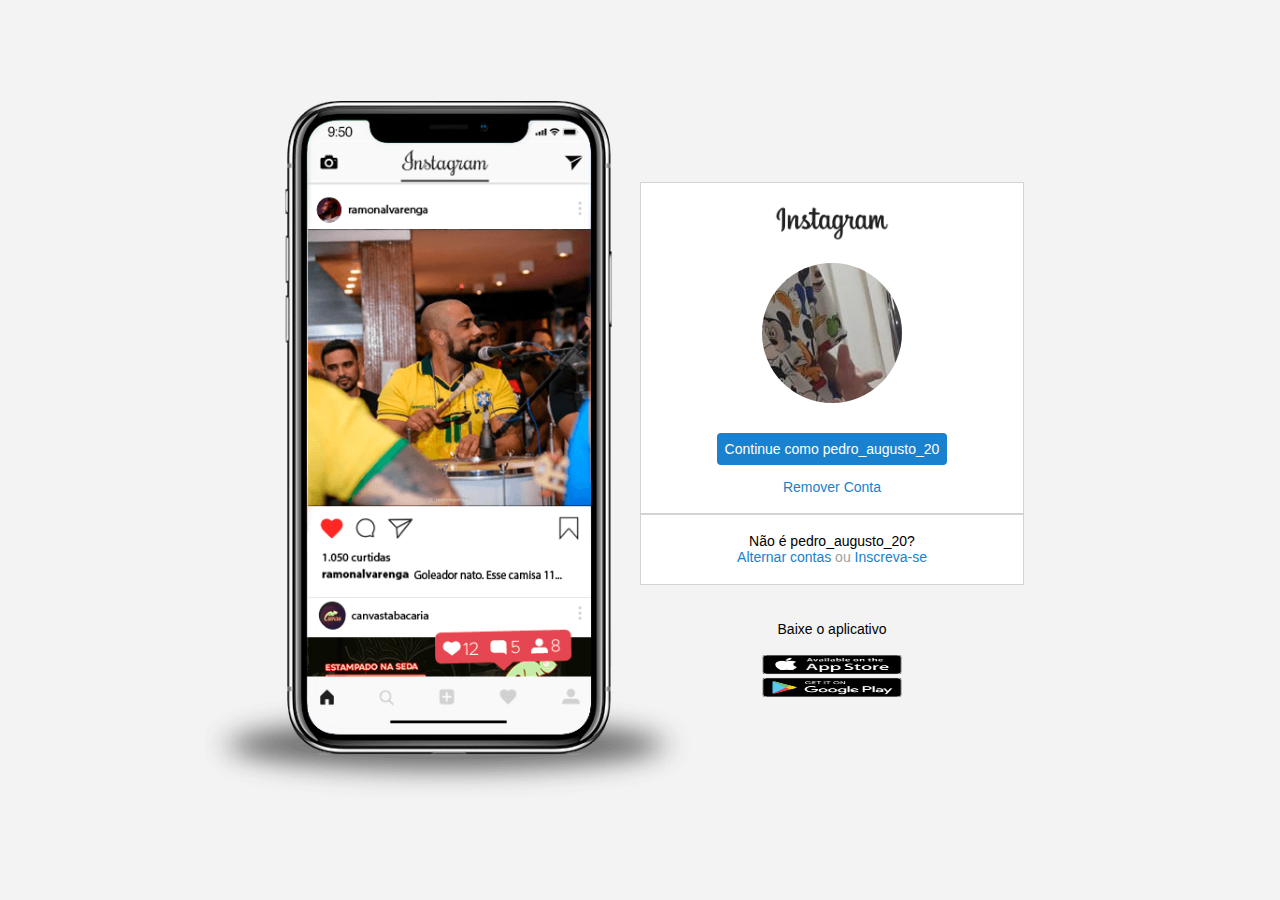
<file: index.html>
<!DOCTYPE html>
<html>

<head>
	<meta charset="utf-8">
	<meta name="viewport" content="width=device-width, initial-scale=1.0">
	<link rel="stylesheet"  href="style.css">
	
	<title>Instagram</title>

</head>
<body>
 <div class="Instagram">
 	
 	<div class="insta-phone">
      <img src="./IMG/celular.png" alt="Celular com imagem e capa do Instagram">
 	 </div>	
 	
 	<div class="insta-continue">
      <div class="group">
      	<img src="./IMG/logo.png" class="logo" alt="Logo Instagram">
      	
      	<div class="perfil">
         <img src="./IMG/capa.jpg" alt="Imagem de Perfil">
      	</div>
        <a href="#" class="login">Continue como pedro_augusto_20</a>
        <a href="#" class="logout">Remover Conta</a>
      </div>
      <div class="group">
      	<p class="not-acount">Não é pedro_augusto_20?</p>
      	<p class="not-account"> 
        <span class="link-blue"> Alternar contas </span>
        ou
        <span class="link-blue">Inscreva-se</span>

      	</p>

      </div>
      <div class="get-the-app">
      	<p class="get-the-app"> Baixe o aplicativo</p>
      	<div class="downloand"> 
      	<a href="#" class="store"></a>
      	<a href="#" class="store"></a>
       <img src="./IMG/bgoogle.png" class="store">

      		
      	</div>
      </div>
 	 </div>	

 </div>
</body>
</html>
</file>
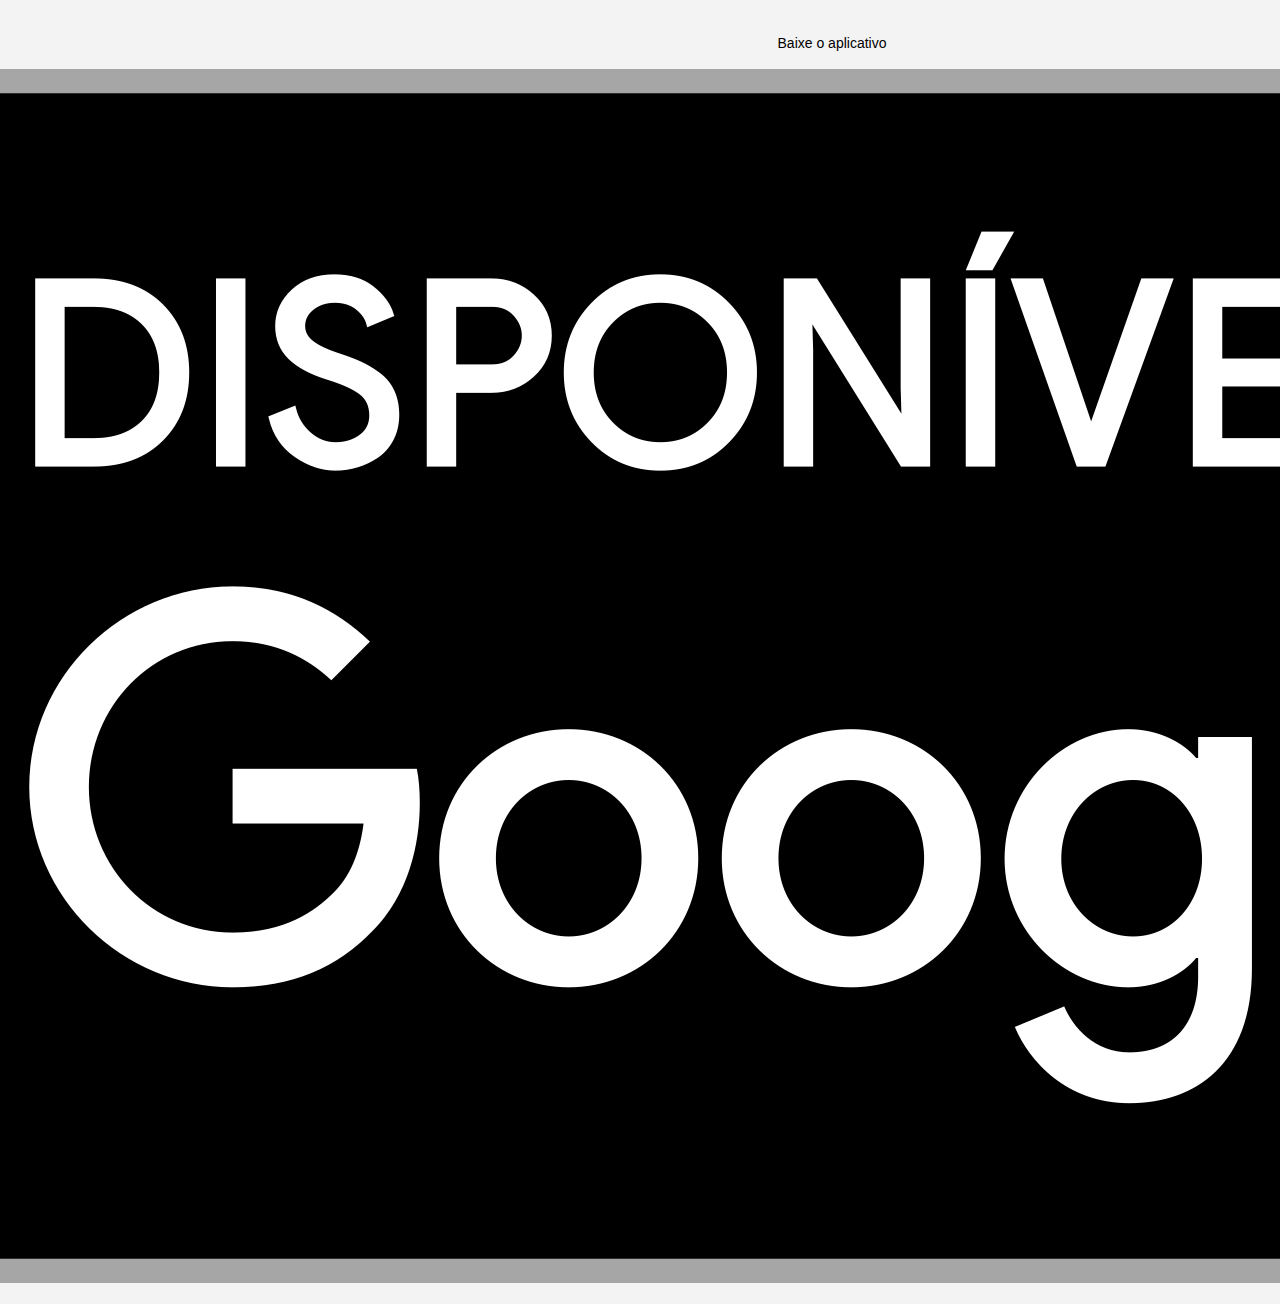
<file: Projeto-Instagram/index.html>
<!DOCTYPE html>
<html>

<head>
	<meta charset="utf-8">
	<meta name="viewport" content="width=device-width, initial-scale=1.0">
	<link rel="stylesheet"  href="style.css">
	
	<title>Instagram</title>

</head>
<body>
 <div class="Instagram">
 	
 	<div class="insta-phone">
      <img src="./IMG/celular.png" alt="Celular com imagem e capa do Instagram">
 	 </div>	
 	
 	<div class="insta-continue">
      <div class="group">
      	<img src="./IMG/logo.png" class="logo" alt="Logo Instagram">
      	
      	<div class="perfil">
         <img src="./IMG/capa.jpg" alt="Imagem de Perfil">
      	</div>
        <a href="#" class="login">Continue como pedro_augusto_20</a>
        <a href="#" class="logout">Remover Conta</a>
      </div>
      <div class="group">
      	<p class="not-acount">Não é pedro_augusto_20?</p>
      	<p class="not-account"> 
        <span class="link-blue"> Alternar contas </span>
        ou
        <span class="link-blue">Inscreva-se</span>

      	</p>

      </div>
      <div class="get-the-app">
      	<p class="get-the-app"> Baixe o aplicativo</p>
      	<div class="downloand"> 
      	<a href="#" class="store"></a>
      	<a href="#" class="store"></a>
       <img src="./IMG/bgoogle.png"	>

      		
      	</div>
      </div>
 	 </div>	

 </div>
</body>
</html>
</file>
<file: style.css>
*{
	padding: 0px;
	margin: 0px;
	box-sizing: border-box;
	text-decoration: none;
	font-family: Arial;
	font-size: 14px;
}

body{
	width: 100%;
	min-height: 100vh;
	background-color: rgb(243, 243, 243);
	margin: 0px;
	padding: 0px;
	display: flex;
	justify-content: center;
}

.Instagram{
	display: flex;
	align-items: center;
	justify-content: start;
	width: 60%;
	height: 100vh;

}

.insta-phone{
	display: flex;
	align-items: center;
	justify-content: center;
	width: 50%;
}

.insta-phone img{
	height: 50rem;-
}

.insta-continue {
	display: flex;
	align-items: center;
	justify-content: space-around;
	flex-direction: column;
	width: 50%;
	min-height: 34rem;
}

.group{
	display: flex;
	justify-content: space-between;
	align-items: center;
	flex-direction: column;
	background-color: #FFFFFF;
	width: 100%;
	padding: 1.3rem 0;
	border: 1px solid lightgray;

}

.group;nth-chield(1) {
  min-height: 19rem;
}

.logo {
	height: 3rem;
}

.perfil {
	display: flex;
	justify-content: center;
	align-items: center;
	border-radius: 60%;
	overflow: hidden;
	height: 10rem;
	width: 10rem;
	margin-bottom: 30px;
	margin-top: 20px;
}

.login {
    background-color: #1981CD;
    color: white;
	padding: 8px;
	border-radius: 4px;-

}

.logout {
  color: #1981CD;
  margin-top: 1rem;
}

.not-account{
	color: rgb(160, 160, 160);	
}

.link-blue{
	color: #1981CD;
}

.get-the-app{
	display: flex;
	flex-direction: column;
	align-items: center;
	justify-content: center;
	width: 100%;
	padding: 1.3rem 0;
}

.download{
	display: flex;
	width: 100%;
	align-items: center;
	justify-content: space-between;
	padding: 1rem;
}

.store{
	height: 3rem;
	width: 10rem;
	background-size: cover;
}

.store;nth-child(1) {
	background-image: url("./IMG/bapp.png");
}

.store;nth-child(2) {
	background-image: url("./IMG/bgoogle.png");
}


@media (max-width: 1024px){
	.Instagram{
		width: 90%;
	}
}

@media (max-width: 650px){
body{
	background-color: #FFFFFF;
}

	.Instagram{
		width: 90%;
	}
	.insta-phone{
		display: none;
	}
    .insta-continue{
    	width: 100%;
    }
    .group{
    	border: 1px solid transparent;
    }

  }
</file>
<file: Projeto-Instagram/style.css>
*{
	padding: 0px;
	margin: 0px;
	box-sizing: border-box;
	text-decoration: none;
	font-family: Arial;
	font-size: 14px;
}

body{
	width: 100%;
	min-height: 100vh;
	background-color: rgb(243, 243, 243);
	margin: 0px;
	padding: 0px;
	display: flex;
	justify-content: center;
}

.Instagram{
	display: flex;
	align-items: center;
	justify-content: start;
	width: 60%;
	height: 100vh;

}

.insta-phone{
	display: flex;
	align-items: center;
	justify-content: center;
	width: 50%;
}

.insta-phone img{
	height: 50rem;
}

.insta-continue {
	display: flex;
	align-items: center;
	justify-content: space-around;
	flex-direction: column;
	width: 50%;
	min-height: 34rem;
}

.group{
	display: flex;
	justify-content: space-between;
	align-items: center;
	flex-direction: column;
	background-color: #FFFFFF;
	width: 100%;
	padding: 1.3rem 0;
	border: 1px solid lightgray;

}

.group:nth-chield(1) {
  min-height: 19rem;
}

.logo {
	height: 3rem;
}

.perfil {
	display: flex;
	justify-content: center;
	align-items: center;
	border-radius: 60%;
	overflow: hidden;
	height: 10rem;
	width: 10rem;
	margin-bottom: 30px;
	margin-top: 20px;
}

.login {
    background-color: #1981CD;
    color: white;
	padding: 8px;
	border-radius: 4px;

}

.logout {
  color: #1981CD;
  margin-top: 1rem;
}

.not-account{
	color: rgb(160, 160, 160);	
}

.link-blue{
	color: #1981CD;
}

.get-the-app{
	display: flex;
	flex-direction: column;
	align-items: center;
	justify-content: center;
	width: 100%;
	padding: 1.3rem 0;
}

.download{
	display: flex;
	width: 100%;
	align-items: center;
	justify-content: space-between;
	padding: 1rem;
}

.store{
	height: 7rem;
	width: 10rem;
	background-size: cover;
}

.imagem{
	height: 100px;
	width: 220px;
	margin-right: 5px;
}




@media (max-width: 1024px){
	.Instagram{
		width: 90%;
	}
}

@media (max-width: 650px){
body{
	background-color: #FFFFFF;
}

	.Instagram{
		width: 90%;
	}
	.insta-phone{
		display: none;
	}
    .insta-continue{
    	width: 100%;
    }
    .group{
    	border: 1px solid transparent;
    }

  }
</file>
